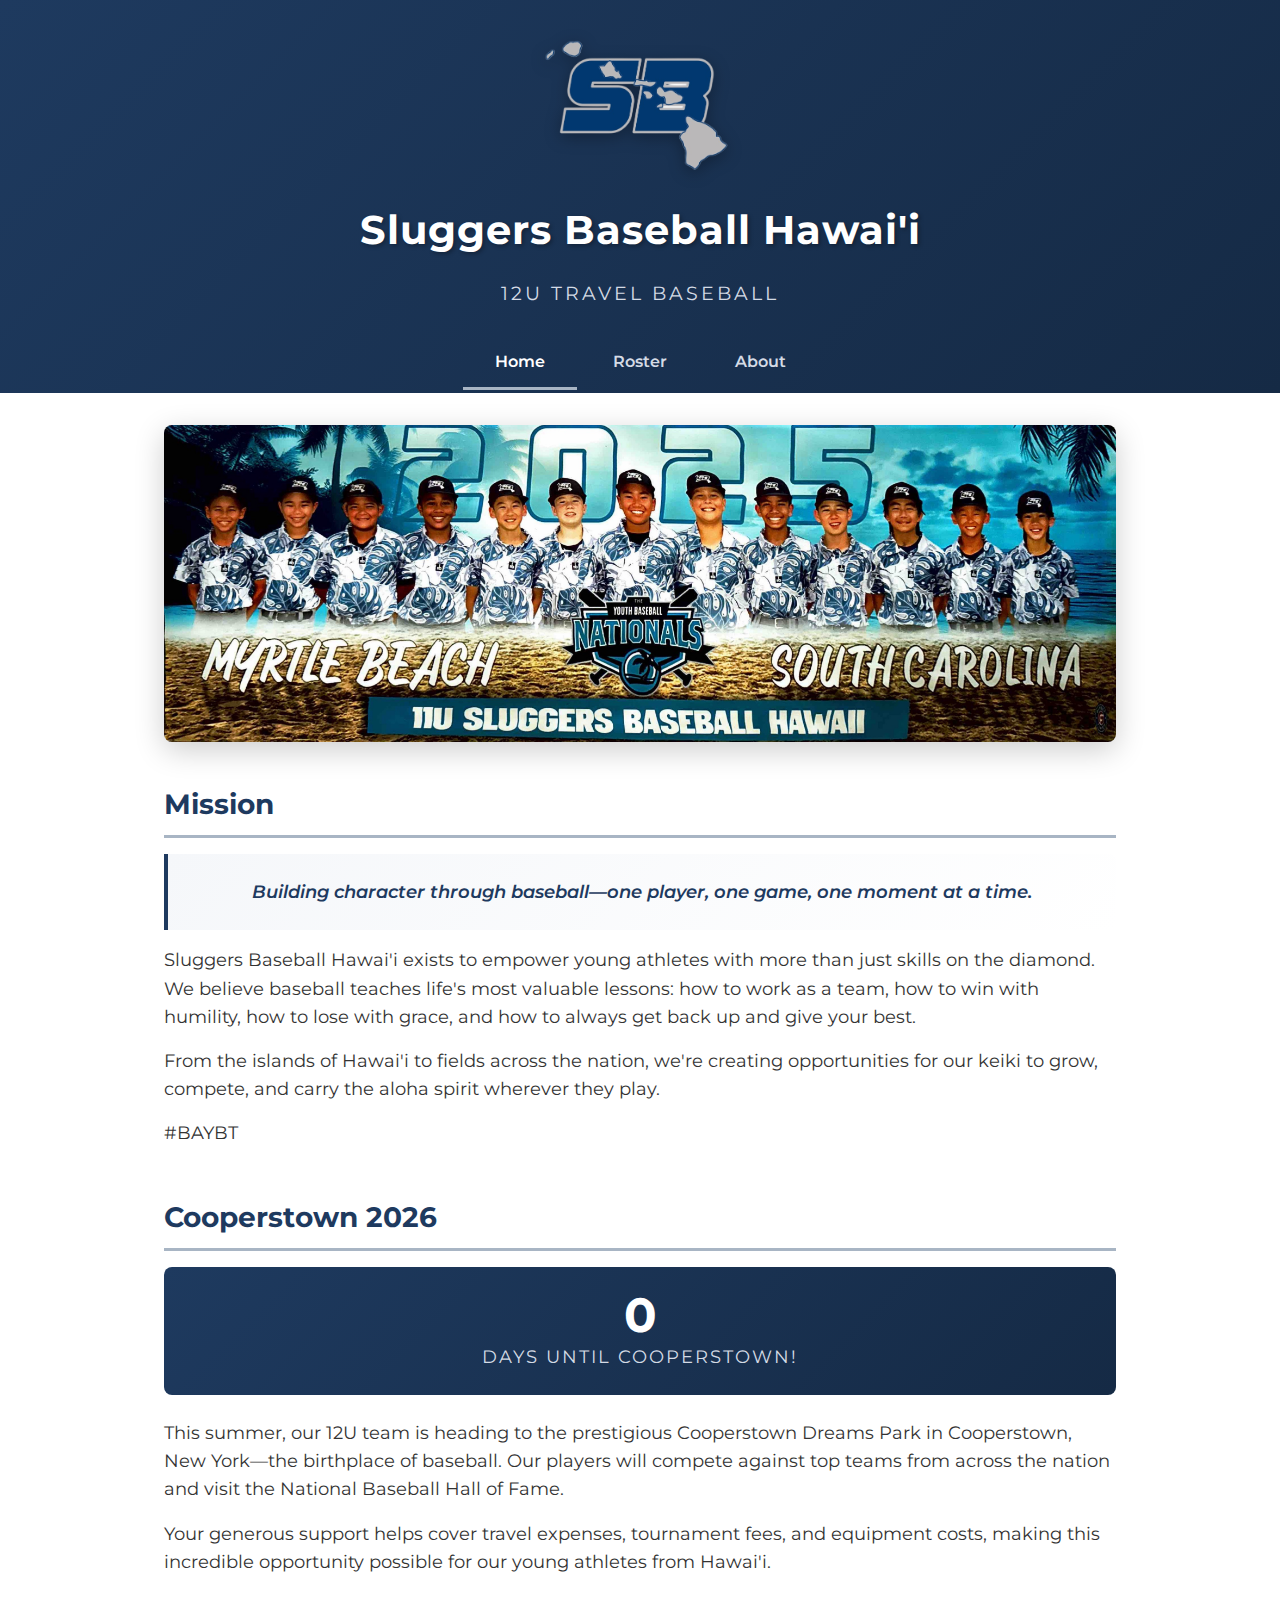
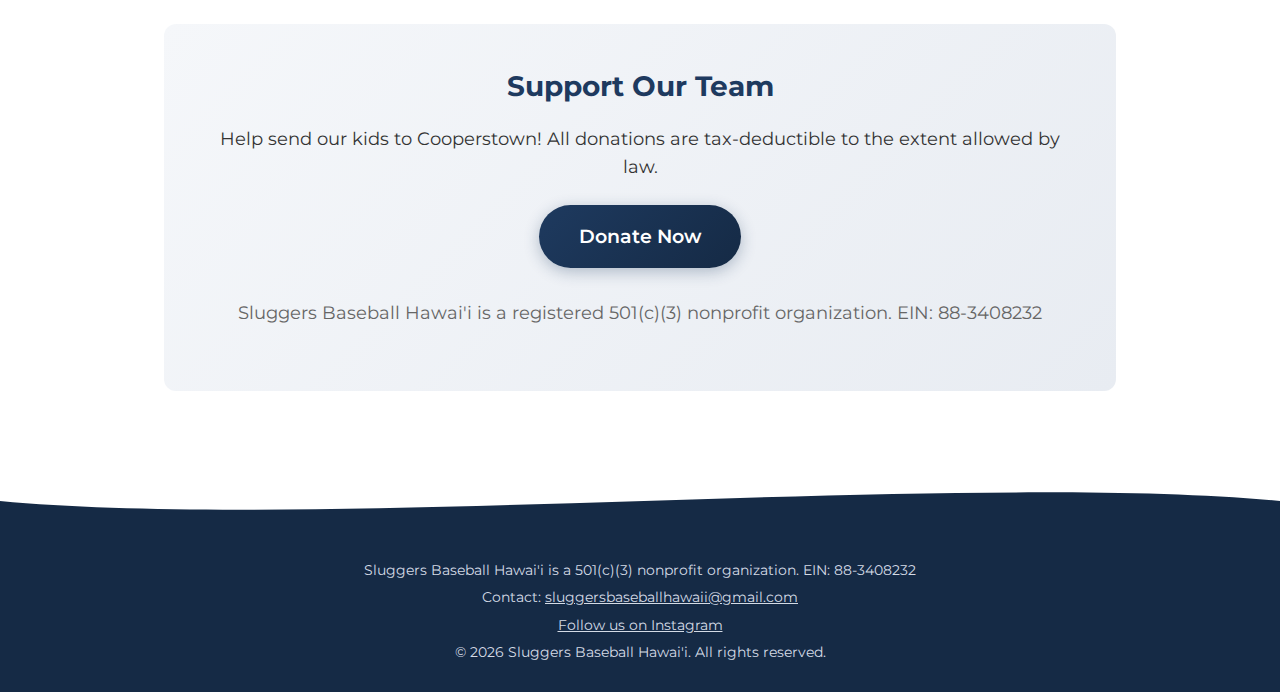
<file: index.html>
<!DOCTYPE html>
<html lang="en">
<head>
    <meta charset="UTF-8">
    <meta name="viewport" content="width=device-width, initial-scale=1.0">
    <title>Sluggers Baseball Hawai'i</title>
    <link rel="stylesheet" href="styles.css">
    <link rel="preconnect" href="https://fonts.googleapis.com">
    <link rel="preconnect" href="https://fonts.gstatic.com" crossorigin>
    <link href="https://fonts.googleapis.com/css2?family=Montserrat:wght@400;600;700&display=swap" rel="stylesheet">
</head>
<body>
    <header>
        <div class="header-content">
            <img src="assets/images/logo.jpeg" alt="Sluggers Baseball Hawai'i Logo" class="logo">
            <h1>Sluggers Baseball Hawai'i</h1>
            <p class="tagline">12U Travel Baseball</p>
        </div>
        <nav>
            <a href="index.html" class="active">Home</a>
            <a href="roster.html">Roster</a>
            <a href="about.html">About</a>
        </nav>
    </header>

    <main>
        <section class="hero">
            <div class="team-photo-container">
                <img src="assets/images/team-photo.jpg" alt="Sluggers Baseball Hawai'i Team Photo" class="team-photo">
            </div>
        </section>

        <section class="mission about-brief">
            <h2>Mission</h2>
            <p class="mission-statement">
                Building character through baseball—one player, one game, one moment at a time.
            </p>
            <p>
                Sluggers Baseball Hawai'i exists to empower young athletes with more than just skills on the diamond.
                We believe baseball teaches life's most valuable lessons: how to work as a team, how to win with
                humility, how to lose with grace, and how to always get back up and give your best.
            </p>
            <p>
                From the islands of Hawai'i to fields across the nation, we're creating opportunities for our
                keiki to grow, compete, and carry the aloha spirit wherever they play.
            </p>
            <p class="slogan">
                <span style="--i:0">#</span><span style="--i:1">B</span><span style="--i:2">A</span><span style="--i:3">Y</span><span style="--i:4">B</span><span style="--i:5">T</span>
            </p>
        </section>

        <section class="about-brief cooperstown">
            <h2>Cooperstown 2026</h2>
            <div class="countdown" id="countdown">
                <span class="countdown-number" id="countdown-days">--</span>
                <span class="countdown-label">days until Cooperstown!</span>
            </div>
            <p>
                This summer, our 12U team is heading to the prestigious Cooperstown Dreams Park
                in Cooperstown, New York—the birthplace of baseball. Our players will compete against
                top teams from across the nation and visit the National Baseball Hall of Fame.
            </p>
            <p>
                Your generous support helps cover travel expenses, tournament fees, and equipment costs,
                making this incredible opportunity possible for our young athletes from Hawai'i.
            </p>
        </section>

        <section class="donate">
            <h2>Support Our Team</h2>
            <p>
                Help send our kids to Cooperstown! All donations are tax-deductible to the extent allowed by law.
            </p>
            <a href="https://www.paypal.com/us/fundraiser/charity/4696960" class="donate-button" target="_blank" rel="noopener noreferrer">
                Donate Now
            </a>
            <p class="tax-notice">
                Sluggers Baseball Hawai'i is a registered 501(c)(3) nonprofit organization.
                EIN: 88-3408232
            </p>
        </section>
    </main>

    <div class="wave-container">
        <svg class="wave" xmlns="http://www.w3.org/2000/svg" viewBox="0 0 1440 100" preserveAspectRatio="none">
            <path d="M0,50 C360,100 1080,0 1440,50 L1440,100 L0,100 Z" fill="#152a45"/>
        </svg>
    </div>

    <footer>
        <p>Sluggers Baseball Hawai'i is a 501(c)(3) nonprofit organization. EIN: 88-3408232</p>
        <p>Contact: <a href="mailto:sluggersbaseballhawaii@gmail.com">sluggersbaseballhawaii@gmail.com</a></p>
        <p class="social-links">
            <a href="https://www.instagram.com/sluggersbaseball808/" target="_blank" rel="noopener noreferrer">Follow us on Instagram</a>
        </p>
        <p>&copy; 2026 Sluggers Baseball Hawai'i. All rights reserved.</p>
    </footer>
    <script src="countdown.js"></script>
</body>
</html>
</file>
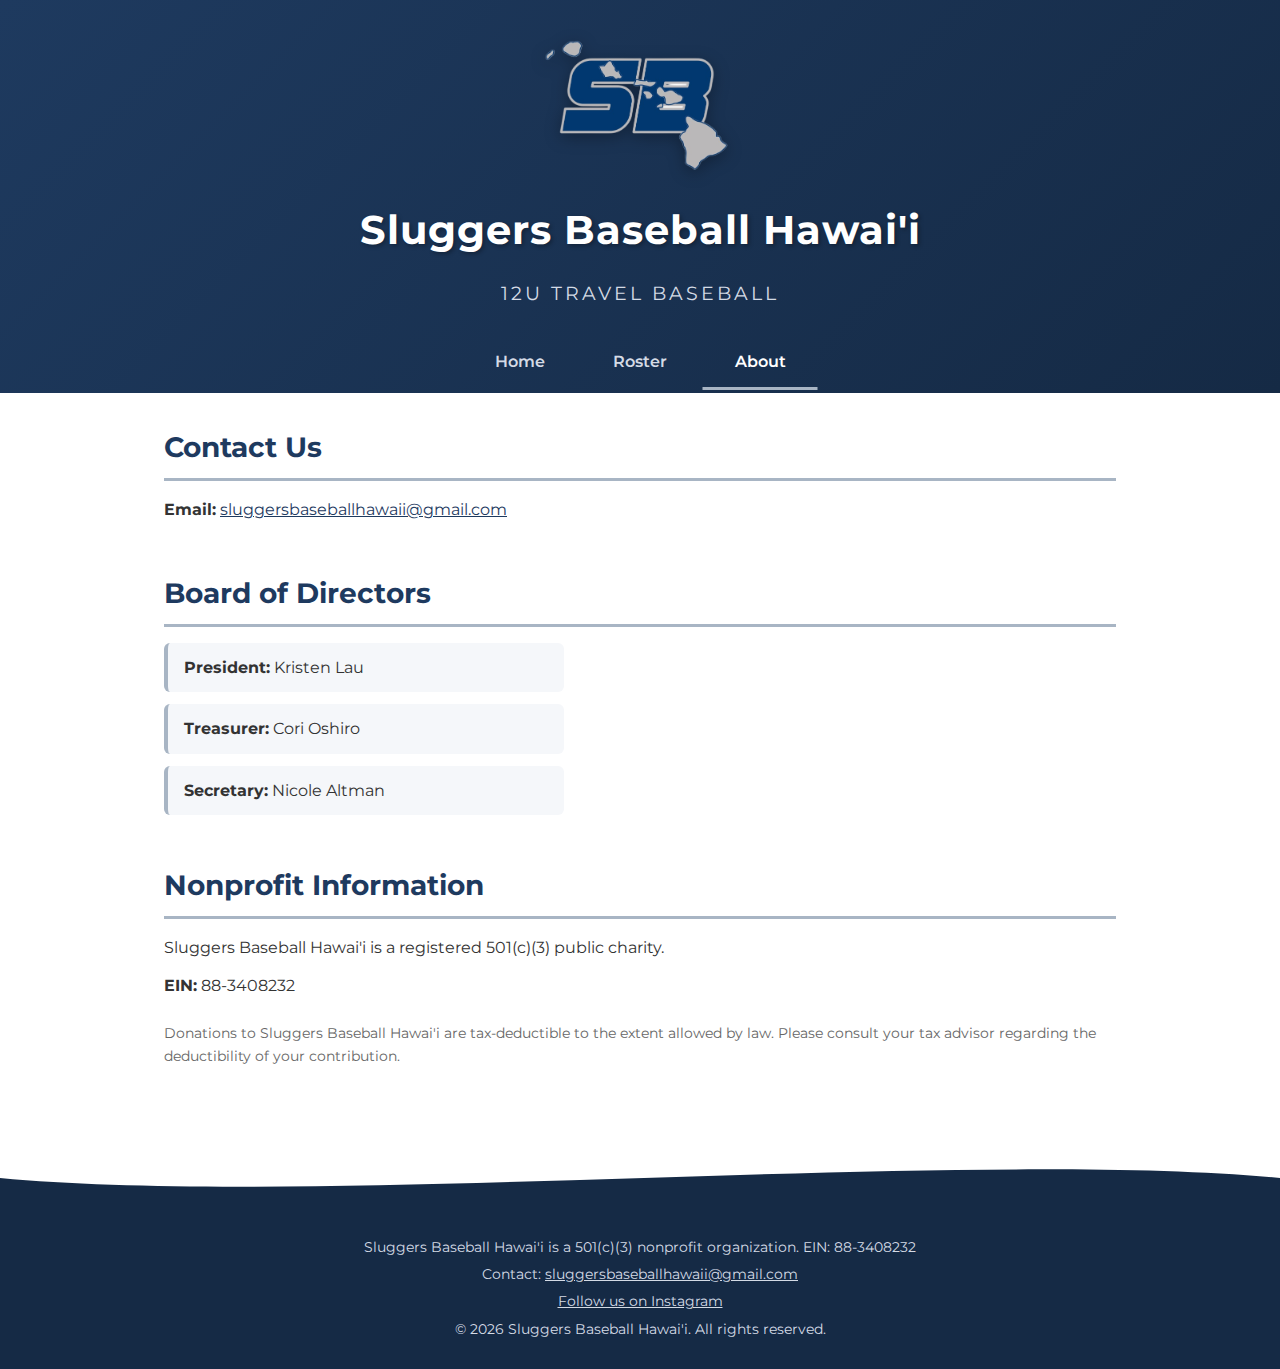
<file: about.html>
<!DOCTYPE html>
<html lang="en">
<head>
    <meta charset="UTF-8">
    <meta name="viewport" content="width=device-width, initial-scale=1.0">
    <title>About | Sluggers Baseball Hawai'i</title>
    <link rel="icon" type="image/png" href="assets/images/favicon.png">
    <link rel="apple-touch-icon" href="assets/images/apple-touch-icon.png">

    <!-- Social sharing meta tags -->
    <meta property="og:title" content="About | Sluggers Baseball Hawai'i">
    <meta property="og:description" content="Sluggers Baseball Hawai'i is a 501(c)(3) nonprofit youth baseball organization. Learn about our mission and team.">
    <meta property="og:image" content="https://sluggersbaseballhawaii.org/assets/images/team-photo.jpg">
    <meta property="og:url" content="https://sluggersbaseballhawaii.org/about.html">
    <meta property="og:type" content="website">
    <meta name="twitter:card" content="summary_large_image">
    <link rel="stylesheet" href="styles.css">
    <link rel="preconnect" href="https://fonts.googleapis.com">
    <link rel="preconnect" href="https://fonts.gstatic.com" crossorigin>
    <link href="https://fonts.googleapis.com/css2?family=Montserrat:wght@400;600;700&display=swap" rel="stylesheet">
</head>
<body>
    <header>
        <div class="header-content">
            <img src="assets/images/logo.jpeg" alt="Sluggers Baseball Hawai'i Logo" class="logo">
            <h1>Sluggers Baseball Hawai'i</h1>
            <p class="tagline">12U Travel Baseball</p>
        </div>
        <nav>
            <a href="index.html">Home</a>
            <a href="roster.html">Roster</a>
            <a href="about.html" class="active">About</a>
        </nav>
    </header>

    <main>
        <section class="contact">
            <h2>Contact Us</h2>
            <p>
                <strong>Email:</strong> <a href="mailto:sluggersbaseballhawaii@gmail.com">sluggersbaseballhawaii@gmail.com</a>
            </p>
        </section>

        <section class="leadership">
            <h2>Board of Directors</h2>
            <ul class="board-list">
                <li><strong>President:</strong> Kristen Lau</li>
                <li><strong>Treasurer:</strong> Cori Oshiro</li>
                <li><strong>Secretary:</strong> Nicole Altman</li>
            </ul>
        </section>

        <section class="nonprofit-info">
            <h2>Nonprofit Information</h2>
            <p>
                Sluggers Baseball Hawai'i is a registered 501(c)(3) public charity.
            </p>
            <p>
                <strong>EIN:</strong> 88-3408232
            </p>
            <p class="tax-notice">
                Donations to Sluggers Baseball Hawai'i are tax-deductible to the extent allowed by law.
                Please consult your tax advisor regarding the deductibility of your contribution.
            </p>
        </section>
    </main>

    <div class="wave-container">
        <svg class="wave" xmlns="http://www.w3.org/2000/svg" viewBox="0 0 1440 100" preserveAspectRatio="none">
            <path d="M0,50 C360,100 1080,0 1440,50 L1440,100 L0,100 Z" fill="#152a45"/>
        </svg>
    </div>

    <footer>
        <p>Sluggers Baseball Hawai'i is a 501(c)(3) nonprofit organization. EIN: 88-3408232</p>
        <p>Contact: <a href="mailto:sluggersbaseballhawaii@gmail.com">sluggersbaseballhawaii@gmail.com</a></p>
        <p class="social-links">
            <a href="https://www.instagram.com/sluggersbaseball808/" target="_blank" rel="noopener noreferrer">Follow us on Instagram</a>
        </p>
        <p>&copy; 2026 Sluggers Baseball Hawai'i. All rights reserved.</p>
    </footer>
</body>
</html>
</file>
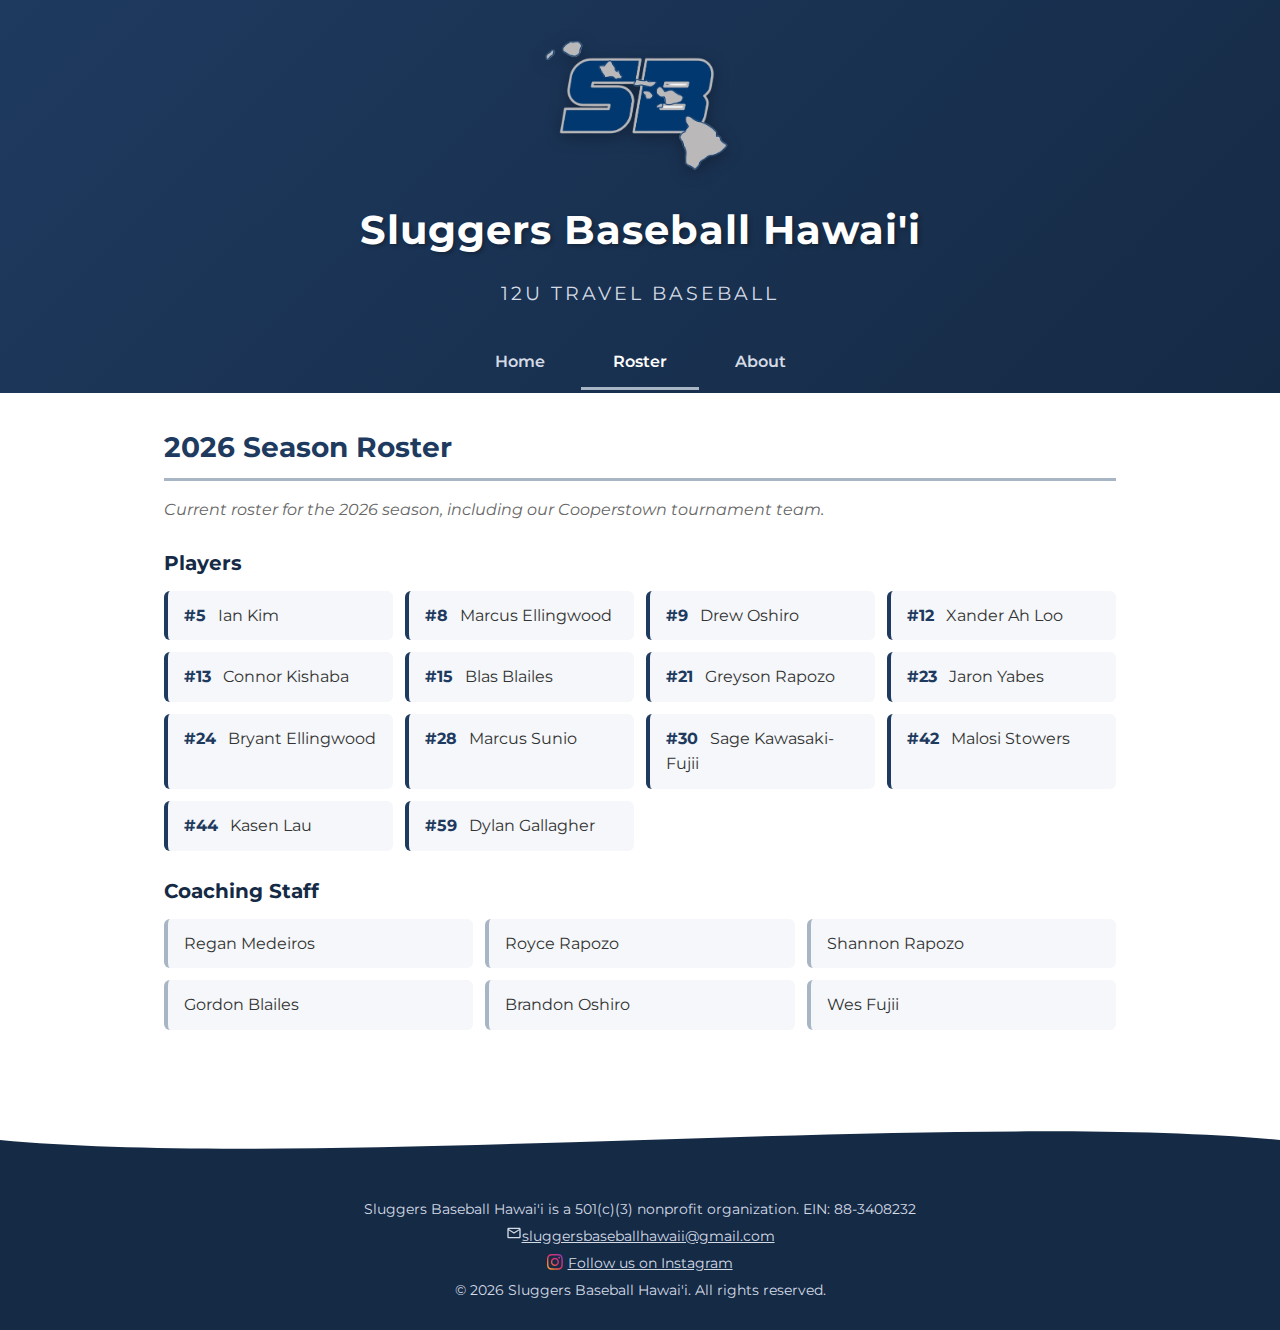
<file: roster.html>
<!DOCTYPE html>
<html lang="en">
<head>
    <meta charset="UTF-8">
    <meta name="viewport" content="width=device-width, initial-scale=1.0">
    <title>Roster | Sluggers Baseball Hawai'i</title>
    <link rel="icon" type="image/png" href="assets/images/favicon.png">
    <link rel="apple-touch-icon" href="assets/images/apple-touch-icon.png">

    <!-- Social sharing meta tags -->
    <meta property="og:title" content="2026 Roster | Sluggers Baseball Hawai'i">
    <meta property="og:description" content="Meet the 2026 Sluggers Baseball Hawai'i team heading to Cooperstown Dreams Park.">
    <meta property="og:image" content="https://sluggersbaseballhawaii.org/assets/images/team-photo.jpg">
    <meta property="og:url" content="https://sluggersbaseballhawaii.org/roster.html">
    <meta property="og:type" content="website">
    <meta name="twitter:card" content="summary_large_image">
    <link rel="stylesheet" href="styles.css">
    <link rel="preconnect" href="https://fonts.googleapis.com">
    <link rel="preconnect" href="https://fonts.gstatic.com" crossorigin>
    <link href="https://fonts.googleapis.com/css2?family=Montserrat:wght@400;600;700&display=swap" rel="stylesheet">
</head>
<body>
    <header>
        <div class="header-content">
            <img src="assets/images/logo.jpeg" alt="Sluggers Baseball Hawai'i Logo" class="logo">
            <h1>Sluggers Baseball Hawai'i</h1>
            <p class="tagline">12U Travel Baseball</p>
        </div>
        <nav>
            <a href="index.html">Home</a>
            <a href="roster.html" class="active">Roster</a>
            <a href="about.html">About</a>
        </nav>
    </header>

    <main>
        <section class="roster">
            <h2>2026 Season Roster</h2>
            <p class="roster-note">Current roster for the 2026 season, including our Cooperstown tournament team.</p>

            <h3>Players</h3>
            <ul class="player-list">
                <li><span class="number">#5</span> Ian Kim</li>
                <li><span class="number">#8</span> Marcus Ellingwood</li>
                <li><span class="number">#9</span> Drew Oshiro</li>
                <li><span class="number">#12</span> Xander Ah Loo</li>
                <li><span class="number">#13</span> Connor Kishaba</li>
                <li><span class="number">#15</span> Blas Blailes</li>
                <li><span class="number">#21</span> Greyson Rapozo</li>
                <li><span class="number">#23</span> Jaron Yabes</li>
                <li><span class="number">#24</span> Bryant Ellingwood</li>
                <li><span class="number">#28</span> Marcus Sunio</li>
                <li><span class="number">#30</span> Sage Kawasaki-Fujii</li>
                <li><span class="number">#42</span> Malosi Stowers</li>
                <li><span class="number">#44</span> Kasen Lau</li>
                <li><span class="number">#59</span> Dylan Gallagher</li>
            </ul>

            <h3>Coaching Staff</h3>
            <ul class="coach-list">
                <li>Regan Medeiros</li>
                <li>Royce Rapozo</li>
                <li>Shannon Rapozo</li>
                <li>Gordon Blailes</li>
                <li>Brandon Oshiro</li>
                <li>Wes Fujii</li>
            </ul>
        </section>
    </main>

    <div class="wave-container">
        <svg class="wave" xmlns="http://www.w3.org/2000/svg" viewBox="0 0 1440 100" preserveAspectRatio="none">
            <path d="M0,50 C360,100 1080,0 1440,50 L1440,100 L0,100 Z" fill="#152a45"/>
        </svg>
    </div>

    <footer>
        <p>Sluggers Baseball Hawai'i is a 501(c)(3) nonprofit organization. EIN: 88-3408232</p>
        <p><a href="mailto:sluggersbaseballhawaii@gmail.com"><svg class="email-icon" width="16" height="16" xmlns="http://www.w3.org/2000/svg" viewBox="0 0 24 24" fill="currentColor"><path d="M22 6c0-1.1-.9-2-2-2H4c-1.1 0-2 .9-2 2v12c0 1.1.9 2 2 2h16c1.1 0 2-.9 2-2V6zm-2 0l-8 5-8-5h16zm0 12H4V8l8 5 8-5v10z"/></svg>sluggersbaseballhawaii@gmail.com</a></p>
        <p class="social-links">
            <a href="https://www.instagram.com/sluggersbaseball808/" target="_blank" rel="noopener noreferrer"><svg class="instagram-icon" width="16" height="16" xmlns="http://www.w3.org/2000/svg" viewBox="0 0 24 24"><defs><linearGradient id="ig-gradient" x1="0%" y1="100%" x2="100%" y2="0%"><stop offset="0%" stop-color="#FCAF45"/><stop offset="25%" stop-color="#F77737"/><stop offset="50%" stop-color="#E1306C"/><stop offset="75%" stop-color="#C13584"/><stop offset="100%" stop-color="#833AB4"/></linearGradient></defs><path fill="url(#ig-gradient)" d="M12 2.163c3.204 0 3.584.012 4.85.07 3.252.148 4.771 1.691 4.919 4.919.058 1.265.069 1.645.069 4.849 0 3.205-.012 3.584-.069 4.849-.149 3.225-1.664 4.771-4.919 4.919-1.266.058-1.644.07-4.85.07-3.204 0-3.584-.012-4.849-.07-3.26-.149-4.771-1.699-4.919-4.92-.058-1.265-.07-1.644-.07-4.849 0-3.204.013-3.583.07-4.849.149-3.227 1.664-4.771 4.919-4.919 1.266-.057 1.645-.069 4.849-.069zm0-2.163c-3.259 0-3.667.014-4.947.072-4.358.2-6.78 2.618-6.98 6.98-.059 1.281-.073 1.689-.073 4.948 0 3.259.014 3.668.072 4.948.2 4.358 2.618 6.78 6.98 6.98 1.281.058 1.689.072 4.948.072 3.259 0 3.668-.014 4.948-.072 4.354-.2 6.782-2.618 6.979-6.98.059-1.28.073-1.689.073-4.948 0-3.259-.014-3.667-.072-4.947-.196-4.354-2.617-6.78-6.979-6.98-1.281-.059-1.69-.073-4.949-.073zm0 5.838c-3.403 0-6.162 2.759-6.162 6.162s2.759 6.163 6.162 6.163 6.162-2.759 6.162-6.163c0-3.403-2.759-6.162-6.162-6.162zm0 10.162c-2.209 0-4-1.79-4-4 0-2.209 1.791-4 4-4s4 1.791 4 4c0 2.21-1.791 4-4 4zm6.406-11.845c-.796 0-1.441.645-1.441 1.44s.645 1.44 1.441 1.44c.795 0 1.439-.645 1.439-1.44s-.644-1.44-1.439-1.44z"/></svg>Follow us on Instagram</a>
        </p>
        <p>&copy; 2026 Sluggers Baseball Hawai'i. All rights reserved.</p>
    </footer>
</body>
</html>
</file>
<file: styles.css>
/* Color palette based on Sluggers logo */
:root {
    --navy: #1e3a5f;
    --navy-dark: #152a45;
    --silver: #a8b5c4;
    --silver-light: #d4dbe5;
    --white: #ffffff;
    --gray-light: #f5f7fa;
}

* {
    margin: 0;
    padding: 0;
    box-sizing: border-box;
}

body {
    font-family: 'Montserrat', sans-serif;
    line-height: 1.6;
    color: #333;
    background-color: var(--white);
}

/* Header */
header {
    background: linear-gradient(135deg, var(--navy) 0%, var(--navy-dark) 100%);
    color: var(--white);
    padding: 2rem 2rem 0;
    text-align: center;
    position: relative;
    overflow: hidden;
}


.header-content {
    max-width: 1200px;
    margin: 0 auto;
    display: flex;
    flex-direction: column;
    align-items: center;
    gap: 1rem;
}

.logo {
    height: 150px;
    width: auto;
    transition: transform 0.3s ease;
    filter: drop-shadow(0 4px 8px rgba(0, 0, 0, 0.3));
}

.logo:hover {
    transform: scale(1.05);
}

header h1 {
    font-size: 2.5rem;
    font-weight: 700;
    letter-spacing: 1px;
    margin: 0;
    text-shadow: 2px 2px 4px rgba(0, 0, 0, 0.3);
}

.tagline {
    font-size: 1.2rem;
    color: var(--silver-light);
    margin: 0;
    font-weight: 400;
    letter-spacing: 3px;
    text-transform: uppercase;
}

/* Navigation */
nav {
    margin-top: 1.5rem;
    padding: 0;
}

nav a {
    display: inline-block;
    color: var(--silver-light);
    text-decoration: none;
    padding: 1rem 2rem;
    font-weight: 600;
    font-size: 1rem;
    transition: all 0.3s ease;
    border-bottom: 3px solid transparent;
    position: relative;
}

nav a::after {
    content: '';
    position: absolute;
    bottom: 0;
    left: 50%;
    width: 0;
    height: 3px;
    background: var(--silver);
    transition: all 0.3s ease;
    transform: translateX(-50%);
}

nav a:hover::after {
    width: 100%;
}

nav a:hover {
    color: var(--white);
    background-color: rgba(255, 255, 255, 0.1);
}

nav a.active {
    color: var(--white);
}

nav a.active::after {
    width: 100%;
}

/* Main content */
main {
    max-width: 1000px;
    margin: 0 auto;
    padding: 2rem 1.5rem;
}

section {
    margin-bottom: 3rem;
}

h2 {
    color: var(--navy);
    font-size: 1.75rem;
    margin-bottom: 1rem;
    padding-bottom: 0.5rem;
    border-bottom: 3px solid var(--silver);
    position: relative;
}

h3 {
    color: var(--navy-dark);
    font-size: 1.25rem;
    margin: 1.5rem 0 0.75rem;
}

/* Hero / Team Photo - Rotated to horizontal */
.hero {
    text-align: center;
    margin-bottom: 2.5rem;
}

.team-photo-container {
    width: 100%;
    overflow: hidden;
    border-radius: 8px;
    box-shadow: 0 8px 30px rgba(0, 0, 0, 0.2);
    transition: box-shadow 0.3s ease;
}

.team-photo-container:hover {
    box-shadow: 0 12px 40px rgba(0, 0, 0, 0.25);
}

.team-photo {
    width: 100%;
    height: auto;
    display: block;
}

/* About section */
.about p,
.about-brief p {
    margin-bottom: 1rem;
    font-size: 1.1rem;
}

.about strong,
.about-brief strong {
    color: var(--navy);
}

/* Mission statement styling */
.mission-statement {
    font-size: 1.5rem;
    font-weight: 600;
    color: var(--navy);
    font-style: italic;
    text-align: center;
    padding: 1.5rem;
    margin-bottom: 1.5rem;
    background: linear-gradient(135deg, var(--gray-light) 0%, var(--white) 100%);
    border-left: 4px solid var(--navy);
    border-radius: 0 8px 8px 0;
}

/* Countdown */
.countdown {
    text-align: center;
    padding: 1.5rem;
    margin-bottom: 1.5rem;
    background: linear-gradient(135deg, var(--navy) 0%, var(--navy-dark) 100%);
    border-radius: 8px;
    color: var(--white);
}

.countdown-number {
    font-size: 3rem;
    font-weight: 700;
    display: block;
    line-height: 1;
    margin-bottom: 0.25rem;
}

.countdown-label {
    font-size: 1.1rem;
    color: var(--silver-light);
    text-transform: uppercase;
    letter-spacing: 2px;
}

/* Donate section */
.donate {
    background: linear-gradient(135deg, var(--gray-light) 0%, #e8ecf2 100%);
    padding: 2.5rem;
    border-radius: 12px;
    text-align: center;
    position: relative;
    overflow: hidden;
}

/* Subtle baseball pattern overlay */
.donate::before {
    content: '';
    position: absolute;
    top: -50%;
    right: -20%;
    width: 200px;
    height: 200px;
    border: 3px dashed rgba(30, 58, 95, 0.1);
    border-radius: 50%;
    pointer-events: none;
}

.donate h2 {
    border-bottom: none;
    padding-bottom: 0;
}

.donate p {
    font-size: 1.1rem;
    margin-bottom: 1.5rem;
}

.donate-button {
    display: inline-block;
    background: linear-gradient(135deg, var(--navy) 0%, var(--navy-dark) 100%);
    color: var(--white);
    padding: 1rem 2.5rem;
    font-size: 1.2rem;
    font-weight: 600;
    text-decoration: none;
    border-radius: 50px;
    transition: all 0.3s ease;
    position: relative;
    overflow: hidden;
    box-shadow: 0 4px 15px rgba(30, 58, 95, 0.3);
}

.donate-button::before {
    content: '';
    position: absolute;
    top: 0;
    left: -100%;
    width: 100%;
    height: 100%;
    background: linear-gradient(90deg, transparent, rgba(255, 255, 255, 0.2), transparent);
    transition: left 0.5s ease;
}

.donate-button:hover::before {
    left: 100%;
}

.donate-button:hover {
    transform: translateY(-3px);
    box-shadow: 0 6px 25px rgba(30, 58, 95, 0.4);
}

.tax-notice {
    font-size: 0.9rem;
    color: #666;
    margin-top: 1.5rem;
    margin-bottom: 0;
}

/* Roster */
.roster-note {
    font-style: italic;
    color: #666;
    margin-bottom: 1.5rem;
}

.player-list,
.coach-list,
.board-list {
    list-style: none;
    display: grid;
    gap: 0.75rem;
}

.player-list {
    grid-template-columns: repeat(auto-fill, minmax(220px, 1fr));
}

.player-list li {
    background: var(--gray-light);
    padding: 0.75rem 1rem;
    border-radius: 6px;
    border-left: 4px solid var(--navy);
    transition: all 0.2s ease;
}

.player-list li:hover {
    transform: translateX(4px);
    background: var(--silver-light);
    box-shadow: 0 2px 8px rgba(0, 0, 0, 0.1);
}

.player-list .number {
    color: var(--navy);
    font-weight: 700;
    margin-right: 0.5rem;
}

.coach-list {
    grid-template-columns: repeat(3, 1fr);
}

.coach-list li,
.board-list li {
    background: var(--gray-light);
    padding: 0.75rem 1rem;
    border-radius: 6px;
    border-left: 4px solid var(--silver);
    transition: all 0.2s ease;
}

.coach-list li:hover,
.board-list li:hover {
    transform: translateX(4px);
    background: var(--silver-light);
}

.board-list {
    max-width: 400px;
}

/* Contact section */
.contact a {
    color: var(--navy);
    transition: color 0.2s ease;
}

.contact a:hover {
    color: var(--navy-dark);
    text-decoration: none;
}

/* Nonprofit info */
.nonprofit-info p {
    margin-bottom: 0.75rem;
}

/* Wave animation */
.wave-container {
    width: 100%;
    overflow: hidden;
    line-height: 0;
    margin-top: auto;
}

.wave {
    width: 100%;
    height: 60px;
    display: block;
}

.wave path {
    animation: waveMove 8s ease-in-out infinite;
}

@keyframes waveMove {
    0%, 100% {
        d: path("M0,50 C360,100 1080,0 1440,50 L1440,100 L0,100 Z");
    }
    50% {
        d: path("M0,50 C360,0 1080,100 1440,50 L1440,100 L0,100 Z");
    }
}

/* Footer */
footer {
    background: var(--navy-dark);
    color: var(--silver-light);
    text-align: center;
    padding: 1.5rem;
    font-size: 0.9rem;
}

footer p {
    margin: 0.25rem 0;
}

footer a {
    color: var(--silver-light);
    transition: color 0.2s ease;
}

footer a:hover {
    color: var(--white);
}

.instagram-icon {
    width: 1.1em;
    height: 1.1em;
    vertical-align: -0.15em;
    margin-right: 0.3em;
}

/* Responsive */
@media (max-width: 768px) {
    header h1 {
        font-size: 1.75rem;
    }

    .logo {
        height: 120px;
    }

    .tagline {
        font-size: 1rem;
        letter-spacing: 2px;
    }

    nav a {
        padding: 0.75rem 1rem;
        font-size: 0.9rem;
    }

    .mission-statement {
        font-size: 1.25rem;
        padding: 1rem;
    }
}

@media (max-width: 480px) {
    header {
        padding: 1.5rem 1rem 0;
    }

    header h1 {
        font-size: 1.5rem;
    }

    .logo {
        height: 100px;
    }

    nav a {
        padding: 0.75rem 0.75rem;
        font-size: 0.85rem;
    }

    main {
        padding: 1.5rem 1rem;
    }

    h2 {
        font-size: 1.5rem;
    }

    .player-list {
        grid-template-columns: 1fr;
    }

    .donate {
        padding: 1.5rem;
    }

    .donate-button {
        padding: 0.875rem 2rem;
        font-size: 1.1rem;
    }

    .mission-statement {
        font-size: 1.1rem;
    }
}
</file>
